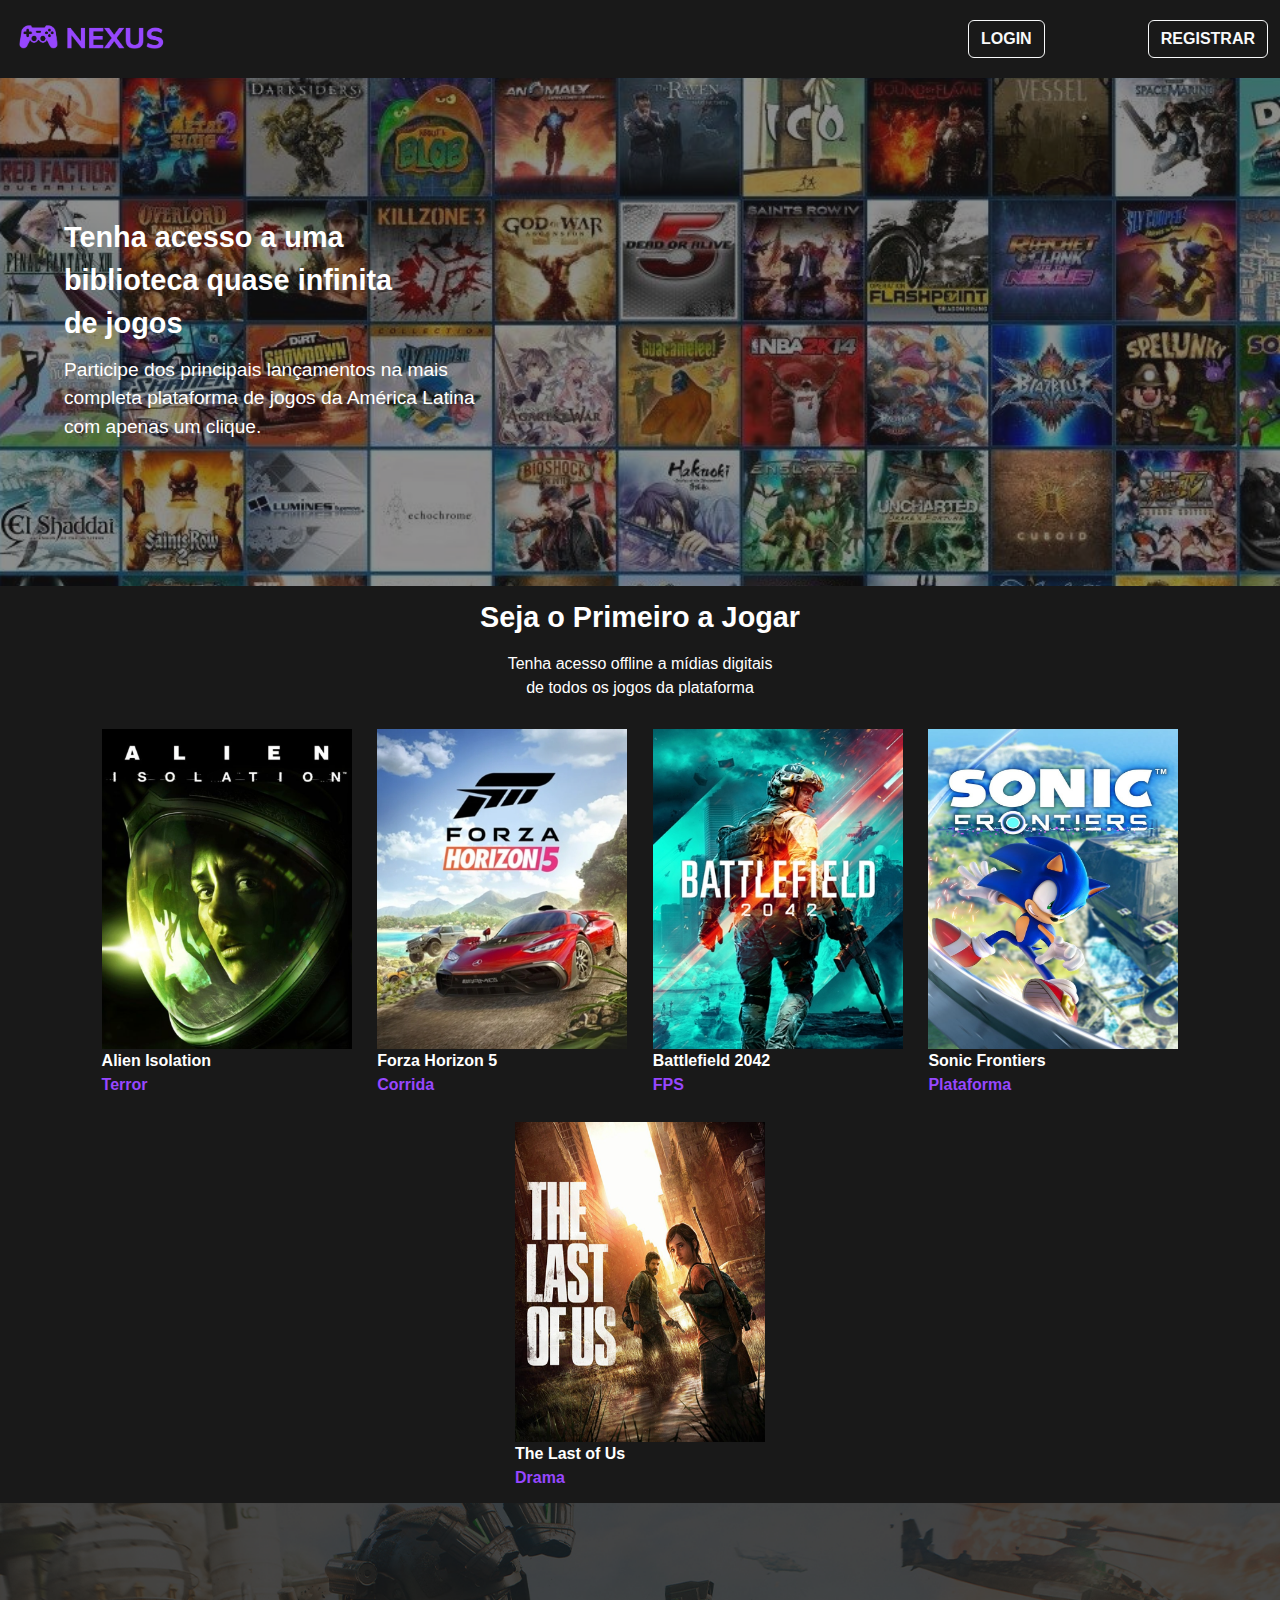
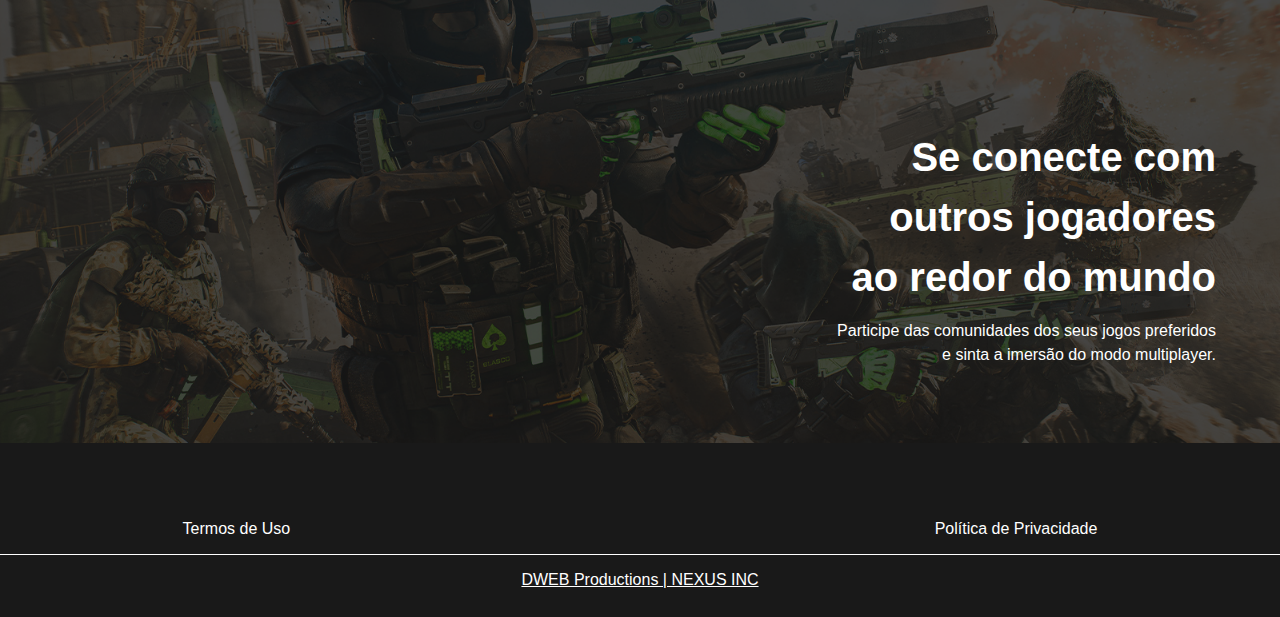
<file: index.html>
<!DOCTYPE html>
<html lang="pt">
<head>
    <meta charset="UTF-8">
    <meta name="viewport" content="width=device-width, initial-scale=1.0">
    <link rel="icon" type="image/x-icon" href="../assets/icone.ico">
    <link href="https://cdn.jsdelivr.net/npm/bootstrap@5.3.3/dist/css/bootstrap.min.css" rel="stylesheet" integrity="sha384-QWTKZyjpPEjISv5WaRU9OFeRpok6YctnYmDr5pNlyT2bRjXh0JMhjY6hW+ALEwIH" crossorigin="anonymous">
    <link href="../styles/index.css" rel="stylesheet" />
    <link href="../styles/login.css" rel="stylesheet" />
    <title>Nexus</title>
</head>
<body>
    <script src="https://cdn.jsdelivr.net/npm/bootstrap@5.3.3/dist/js/bootstrap.bundle.min.js" integrity="sha384-YvpcrYf0tY3lHB60NNkmXc5s9fDVZLESaAA55NDzOxhy9GkcIdslK1eN7N6jIeHz" crossorigin="anonymous"></script>
    <div class="container-fluid cabecalho">
        <img src="assets/promo/logotrans.png" class="logo">
        <div class="buttons_container">
            <a href="pages/login.html"><input type="button" class="btn btn-outline-light botao" value="LOGIN"></a>
            <a href="pages/registro.html"><input type="button" class="btn btn-outline-light botao" value="REGISTRAR"></a>
        </div>
    </div>
    <div class="apresentacao container-fluid">
        <p class="titulovan">
            Tenha acesso a uma <br>
            biblioteca quase infinita <br>
            de jogos
        </p>
        <p class="textoapre">
            Participe dos principais lançamentos na mais <br>
            completa plataforma de jogos da América Latina <br>
            com apenas um clique.
        </p>
    </div>
    <div class="vantagem">
        <p class="titulovan">Seja o Primeiro a Jogar</p>
        <p class="textovan">Tenha acesso offline a mídias digitais <br> de todos os jogos da plataforma</p>
    </div>
    <div class="jogos">
        <div class="jogo">
            <img src="assets/promo/alien.png" class="foto">
            <p class="nome">Alien Isolation</p>
            <p class="genero">Terror</p>
        </div>
        <div class="jogo">
            <img src="assets/promo/forza.png" class="foto">
            <p class="nome">Forza Horizon 5</p>
            <p class="genero">Corrida</p>
        </div>
        <div class="jogo">
            <img src="assets/promo/battle.png" class="foto">
            <p class="nome">Battlefield 2042</p>
            <p class="genero">FPS</p>
        </div>
        <div class="jogo">
            <img src="assets/promo/sonic.png" class="foto">
            <p class="nome">Sonic Frontiers</p>
            <p class="genero">Plataforma</p>
        </div>
        <div class="jogo">
            <img src="assets/promo/thelast.png" class="foto">
            <p class="nome">The Last of Us</p>
            <p class="genero">Drama</p>
        </div>
    </div>
    <div class="promo container-fluid">
        <p class="titulovan2">Se conecte com <br> 
            outros jogadores <br> 
            ao redor do mundo</p>
        <p class="textovan2">Participe das comunidades dos seus jogos preferidos<br> 
            e sinta a imersão do modo multiplayer.<br>
        </p>
    </div>
    <div class="esp">
        <footer>
            <div>
                <a class="direitos" href="">Termos de Uso</a>
                <a class="politica" href="">Política de Privacidade</a><br>
            </div>
            <div class="linha"></div>
            <a class="DWEB">DWEB Productions | NEXUS INC</a>
        </footer>
    </div>
</body>
</html>
</file>
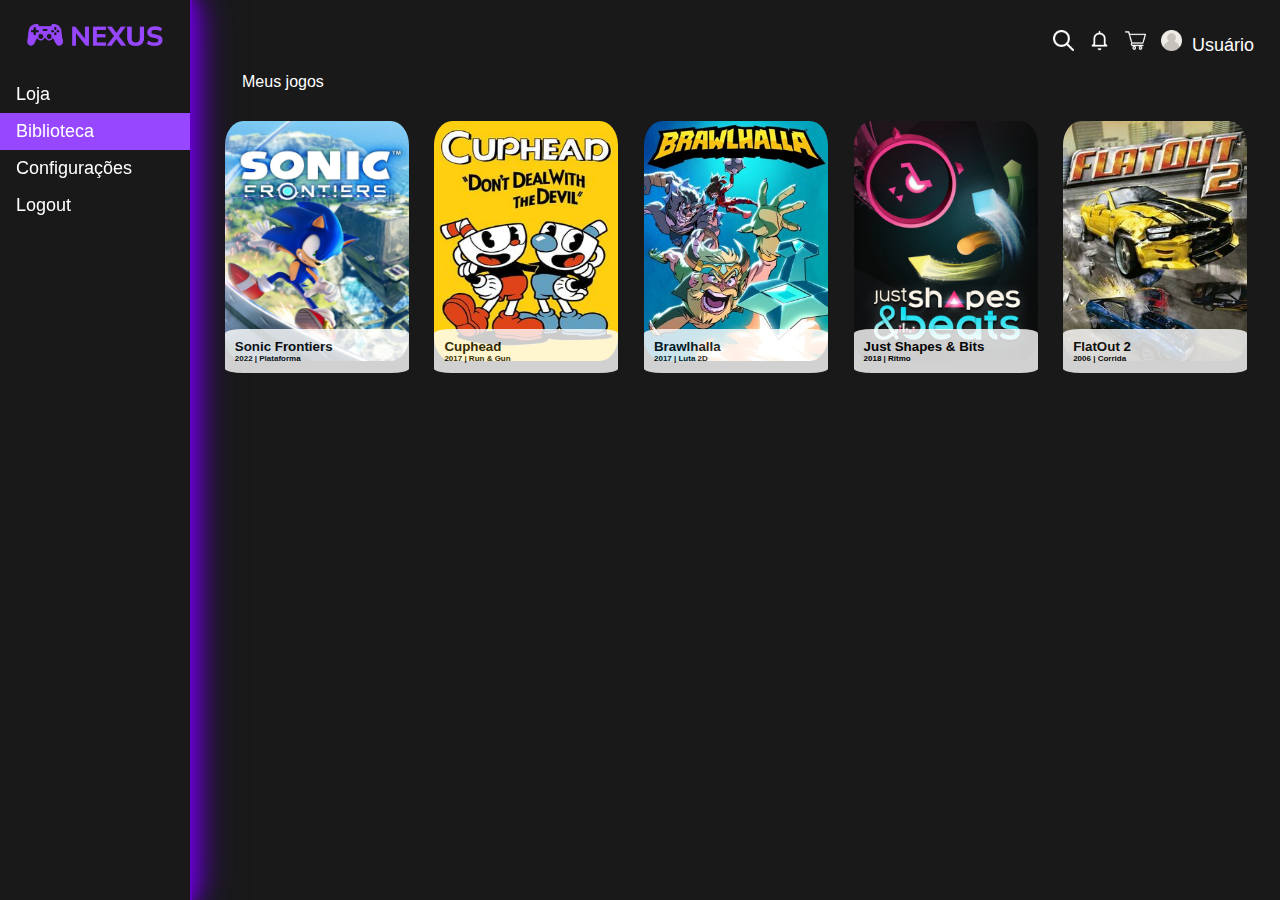
<file: pages/biblioteca.html>
<!DOCTYPE html>
<html lang="pt">
<head>
    <meta charset="UTF-8">
    <meta name="viewport" content="width=device-width, initial-scale=1.0">
    <link rel="icon" type="image/x-icon" href="../assets/icone.png">
    <link rel="stylesheet" href="../styles/biblioteca.css">
    <title>Nexus</title>
</head>
<body>
    <ul class="sidebar">
        <li><div class="divlogo">
            <img src="../assets/promo/logotrans.png" class="logo"></li>
        </div>
        <li><a href="home.html">Loja</a></li>
        <li><a class="active" href="biblioteca.html">Biblioteca</a></li>
        <li><a href="perfil.html">Configurações</a></li>
        <li><a href="../index.html">Logout</a></li>
    </ul>
    <div class="content">
        <div class="cabecalhogeral">
            <form >
                <input class="cabecalhogeral_image" type="image" src="../assets/promo/magniglass.png">
                <input class="cabecalhogeral_image" type="image" src="../assets/promo/bell.png">
                <input class="cabecalhogeral_image" type="image" src="../assets/promo/cart.png">
                <input class="cabecalhogeral_image" type="image" src="../assets/promo/user.png">
                <a href="perfil.html"><input class="usuario_botao" type="button" value="Usuário"></a>
            </form>
        </div>
        <p class="titulo">Meus jogos</p>
        <div class="jogos">
            <div class="jogo">
                <img src="../assets/promo/sonic.png" class="foto">
                <div class="descricao">
                    <p class="nome">Sonic Frontiers</p>
                    <p class="genero">2022 | Plataforma</p>
                </div>
            </div>
            <div class="jogo">
                <img src="../assets/promo/cuphead.png" class="foto">
                <div class="descricao">
                    <p class="nome">Cuphead</p>
                    <p class="genero">2017 | Run & Gun</p>
                </div>
            </div>
            <div class="jogo">
                <img src="../assets/promo/brawlhalla.png" class="foto">
                <div class="descricao">
                    <p class="nome">Brawlhalla</p>
                    <p class="genero">2017 | Luta 2D</p>
                </div>
            </div>
            <div class="jogo">
                <img src="../assets/promo/justshapes.png" class="foto">
                <div class="descricao">
                    <p class="nome">Just Shapes & Bits</p>
                    <p class="genero">2018 | Ritmo</p>
                </div>
            </div>
            <div class="jogo">
                <img src="../assets/promo/flatout2.png" class="foto">
                <div class="descricao">
                    <p class="nome">FlatOut 2</p>
                    <p class="genero">2006 | Corrida</p>
                </div>
            </div>
        </div>
    </div>
</body>
</html>
</file>
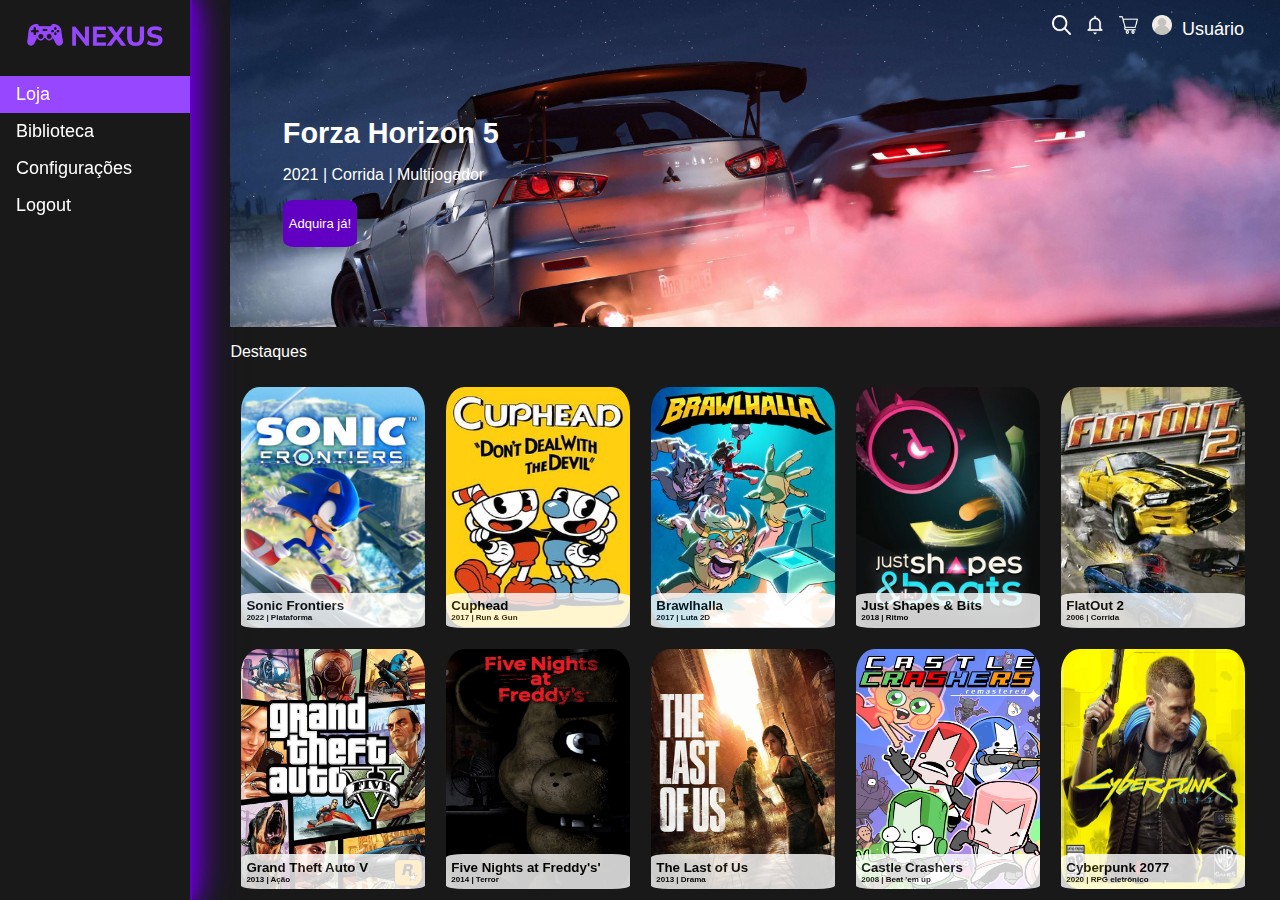
<file: pages/home.html>
<!DOCTYPE html>
<html lang="pt">
<head>
    <meta charset="UTF-8">
    <meta name="viewport" content="width=device-width, initial-scale=1.0">
    <link rel="icon" type="image/x-icon" href="../assets/icone.png">
    <link rel="stylesheet" href="../styles/home.css">
    <title>Nexus</title>
</head>
<body>
    <ul class="sidebar">
        <li><div class="divlogo">
            <img src="../assets/promo/logotrans.png" class="logo"></li>
        </div>
        <li><a class="active" href="home.html">Loja</a></li>
        <li><a href="biblioteca.html">Biblioteca</a></li>
        <li><a href="perfil.html">Configurações</a></li>
        <li><a href="../index.html">Logout</a></li>
    </ul>
    <div class="content">
        <div class="apresentacao">
            <div class="cabecalhogeral">
                <form class="menu">
                    <input class="cabecalhogeral_image" type="image" src="../assets/promo/magniglass.png">
                    <input class="cabecalhogeral_image" type="image" src="../assets/promo/bell.png">
                    <input class="cabecalhogeral_image" type="image" src="../assets/promo/cart.png">
                    <input class="cabecalhogeral_image" type="image" src="../assets/promo/user.png">
                    <a href="perfil.html"><input class="usuario_botao" type="button" value="Usuário"></a>
                </form>
            </div>
            <p class="titulovan">
                Forza Horizon 5
            </p>
            <p>
                2021 | Corrida | Multijogador
            </p>
            <a href="compra.html"><input type="button" class="adquira" value="Adquira já!"></a>
        </div>
        <p class="titulo"> Destaques </p>
        <div class="jogos">
            <div class="jogo">
                <img src="../assets/promo/sonic.png" class="foto">
                <div class="descricao">
                    <p class="nome">Sonic Frontiers</p>
                    <p class="genero">2022 | Plataforma</p>
                </div>
            </div>
            <div class="jogo">
                <img src="../assets/promo/cuphead.png" class="foto">
                <div class="descricao">
                    <p class="nome">Cuphead</p>
                    <p class="genero">2017 | Run & Gun</p>
                </div>
            </div>
            <div class="jogo">
                <img src="../assets/promo/brawlhalla.png" class="foto">
                <div class="descricao">
                    <p class="nome">Brawlhalla</p>
                    <p class="genero">2017 | Luta 2D</p>
                </div>
            </div>
            <div class="jogo">
                <img src="../assets/promo/justshapes.png" class="foto">
                <div class="descricao">
                    <p class="nome">Just Shapes & Bits</p>
                    <p class="genero">2018 | Ritmo</p>
                </div>
            </div>
            <div class="jogo">
                <img src="../assets/promo/flatout2.png" class="foto">
                <div class="descricao">
                    <p class="nome">FlatOut 2</p>
                    <p class="genero">2006 | Corrida</p>
                </div>
            </div>
            <div class="jogo">
                <img src="../assets/promo/gtav.png" class="foto">
                <div class="descricao">
                    <p class="nome">Grand Theft Auto V</p>
                    <p class="genero">2013 | Ação</p>
                </div>
            </div>
            <div class="jogo">
                <img src="../assets/promo/fnaf.png" class="foto">
                <div class="descricao">
                    <p class="nome">Five Nights at Freddy's'</p>
                    <p class="genero">2014 | Terror</p>
                </div>
            </div>
            <div class="jogo">
                <img src="../assets/promo/thelast.png" class="foto">
                <div class="descricao">
                    <p class="nome">The Last of Us</p>
                    <p class="genero">2013 | Drama</p>
                </div>
            </div>
            <div class="jogo">
                <img src="../assets/promo/castlecrashers.png" class="foto">
                <div class="descricao">
                    <p class="nome">Castle Crashers</p>
                    <p class="genero">2008 | Beat 'em up</p>
                </div>
            </div>
            <div class="jogo">
                <img src="../assets/promo/cyberpunk.png" class="foto">
                <div class="descricao">
                    <p class="nome">Cyberpunk 2077</p>
                    <p class="genero">2020 | RPG eletrônico</p>
                </div>
            </div>
        </div>
    </div>
</body>
</html>
</file>
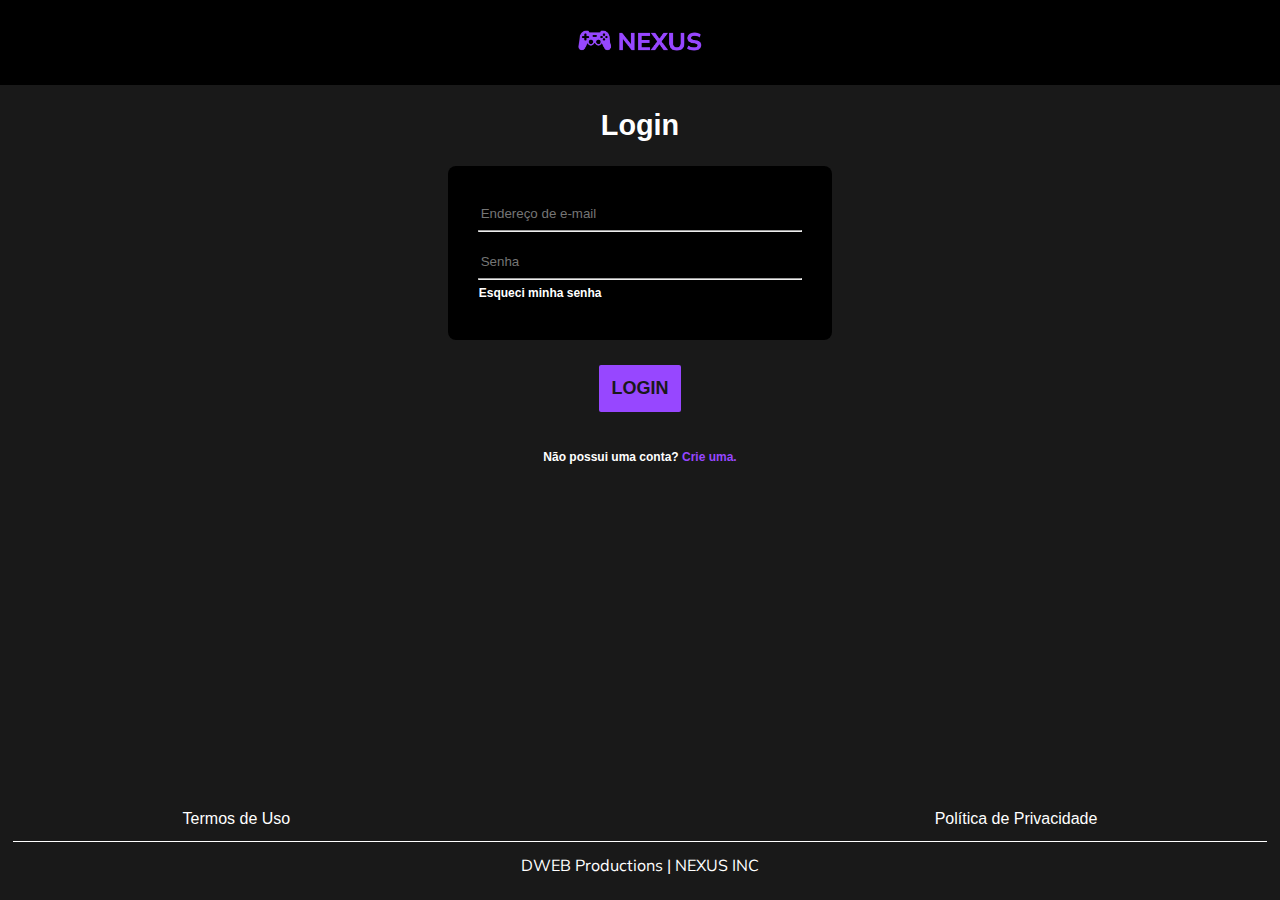
<file: pages/login.html>
<!DOCTYPE html>
<html lang="pt">
<head>
    <link href="https://fonts.googleapis.com/css?family=Mulish&display=swap" rel="stylesheet" />
    <link href="../styles/registro.css" rel="stylesheet" />
    <link href="../styles/login.css" rel="stylesheet" />
    <title>Login</title>
</head>
<body>
    <header>
        <img src="../assets/logo2.png" class="logo">
    </header>
    <div clas="container">
        <h2 class="titulo_registro">Login</h2>
        <form>
            <div class="quadro">
                <input class="campo" type="text" placeholder="Endereço de e-mail" name="email" id="email"/>
                <hr class ="linha1">
                <input class="campo" type="password" placeholder="Senha" name="senha" id="senha"/>
                <hr class ="linha2">
                <a class="esqueci" href="/index.html">Esqueci minha senha</a>
            </div>
            <a onclick="Verify()"><input class="botao_login" type="button" value="LOGIN"></a>
        </form>
        <div class="criarConta">
            <p class="criar">Não possui uma conta?</p>
            <a class="criarLink" href="registro.html">Crie uma.</a>
        </div>
    </div>
    
    <footer id="rod">
        <div class="rodape-tu">
            <a class="direitos" href="">Termos de Uso</a>
            <a class="politica" href="">Política de Privacidade</a><br>
        </div>
        <div class="linha3"></div>
        <a class="DWEB">DWEB Productions | NEXUS INC</a>
    </footer>
</body>
</html>

<script>
    function Verify(){
        var email = document.getElementById("email").value;
        var senha = document.getElementById("senha").value;
        if(email=="" || senha==""){
            alert("Nenhum campo pode estar vazio.");
            return;
        }
            
        fetch("Users.txt")
            .then((res) => res.text())
            .then((text) => {
                var lines = text.split('\n');
                for (var line = 0; line < lines.length; line++) {
                    const matches = lines[line].split('"');
                    if(matches[1]==email){
                        if(matches[3]==senha){
                            alert("Login realizado com sucesso!");
                            window.location.href = "home.html";
                            return;
                        }
                        else
                            break;
                    }
                }
                alert("E-mail ou senha inválidos.");
            })
            .catch((e) => console.error(e));
    }
</script>
</file>
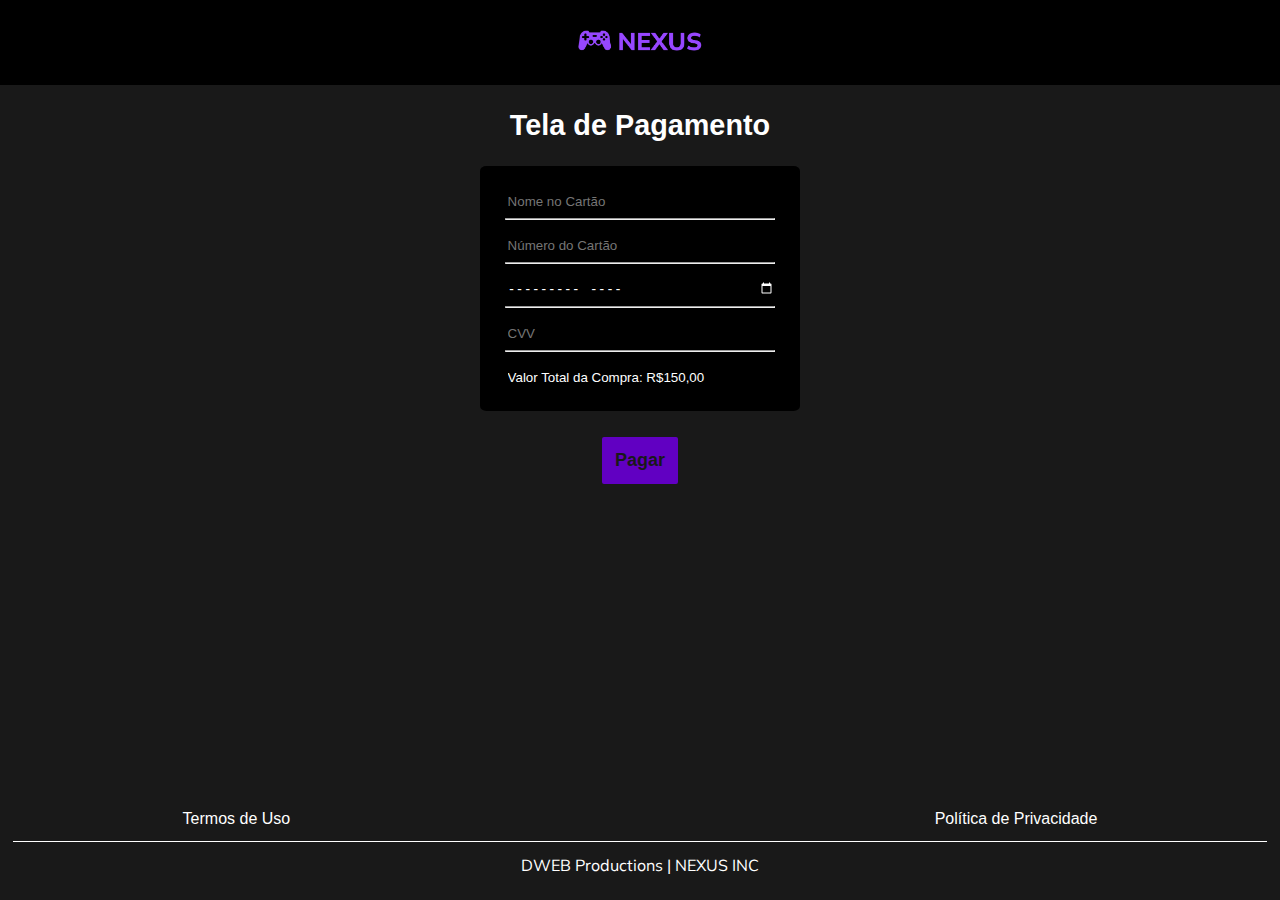
<file: pages/pagamento.html>
<!DOCTYPE html>
<html lang="pt">
<head>
    <link href="https://fonts.googleapis.com/css?family=Mulish&display=swap" rel="stylesheet" />
    <link href="../styles/pagamento.css" rel="stylesheet" />
    <title>Pagamento</title>
</head>
<body>
    <header>
        <img src="../assets/logo2.png" class="logo">
    </header>
    <div clas="container">
        <h2 class="titulo_pagamento">Tela de Pagamento</h2>
        <form class="pagform">
            <div class="quadro">
                <input class="campo" type="text" placeholder="Nome no Cartão" name="card-name" id="card-name" required/>
                <hr class ="linha1">
                <input class="campo" type="number" placeholder="Número do Cartão" name="card-number" id="card-number" required/>
                <hr class ="linha1">
                <input class="campo" type="month" placeholder="Data de Validade" name="expiry" id="expiry" required/>
                <hr class ="linha1">
                <input class="campo" type="number" placeholder="CVV" name="cvv" id="cvv" required/>
                <hr class ="linha1">
                <input class="campo" type="text" value="Valor Total da Compra: R$150,00" name="amount" id="amount" disabled/>
            </div>
            <a onclick="Verify()"><input class="botao_pagamento" type="button" value="Pagar"></a>
        </form>
    </div>

    <footer id="rod">
        <div class="rodape-tu">
            <a class="direitos" href="">Termos de Uso</a>
            <a class="politica" href="">Política de Privacidade</a><br>
        </div>
        <div class="linha3"></div>
        <a class="DWEB">DWEB Productions | NEXUS INC</a>
    </footer>
</body>
</html>

<script>
    function Verify(){
        var card_name = document.getElementById("card-name").value;
        var card_number = document.getElementById("card-number").value;
        var [expiryyear,expirymonth] = document.getElementById("expiry").value.split('-');
        var cvv = document.getElementById("cvv").value;
        const d = new Date();

        if(card_name=="" || card_number=="" || expiry=="" || cvv==""){
            alert("Nenhum campo pode estar vazio.");
            return;
        }
        if(card_name.length < 3){
            alert("Nome precisa ter pelo menos 3 letras.");
            return;
        }
        if(card_number.length != 16){
            alert("Número do cartão precisa ter 16 dígitos.");
            return;
        }
        if(expiryyear < d.getFullYear() || expirymonth < d.getMonth()){
            alert("Data informada expirada.");
            return;
        }
        if(cvv.length != 2){
            alert("CVV precisa ter dois dígitos.");
            return;
        }
        alert("Sua transação foi concluida com sucesso!");
        window.location.href = "biblioteca.html";
        return;
    }
</script>
</file>
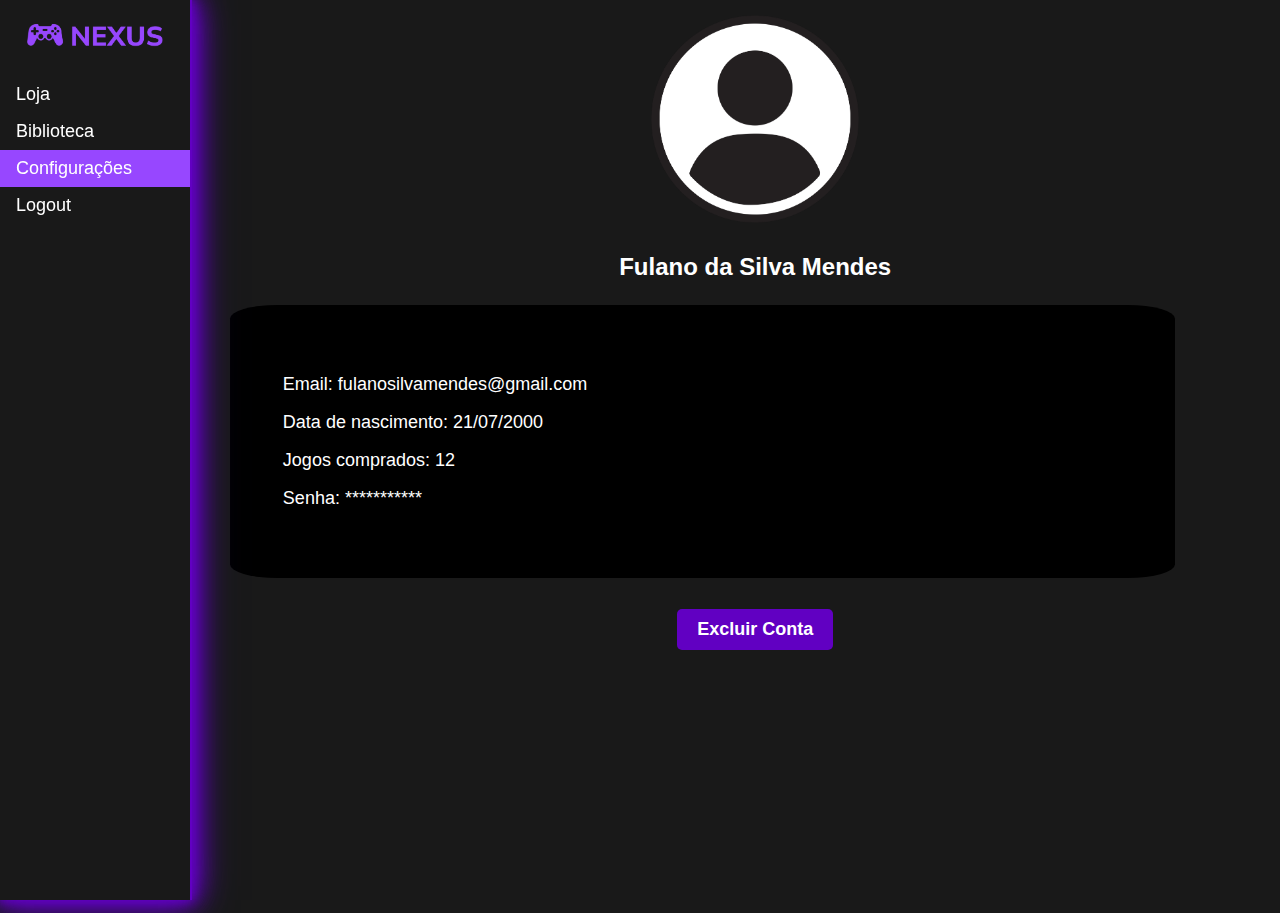
<file: pages/perfil.html>
<!DOCTYPE html>
<html lang="pt">
<head>
    <meta charset="UTF-8">
    <meta name="viewport" content="width=device-width, initial-scale=1.0">
    <link rel="icon" type="image/x-icon" href="../assets/icone.ico">
    <link rel="stylesheet" href="../styles/perfil.css">
    <title>Nexus</title>
</head>
<body>
    <ul class="sidebar">
        <li><div class="divlogo">
            <img src="../assets/promo/logotrans.png" class="logo"></li>
        </div>
        <li><a href="home.html">Loja</a></li>
        <li><a href="biblioteca.html">Biblioteca</a></li>
        <li><a class="active" href="perfil.html">Configurações</a></li>
        <li><a href="../index.html">Logout</a></li>
    </ul>
    <div class="content">
        <div clas="perfil">
            <img src="../assets/user.png" class="user">
            <p class="nome">Fulano da Silva Mendes</p>
        </div>

        <div class="quadro">
            <p class="dado">
                Email: fulanosilvamendes@gmail.com
            </p>
            <p class="dado">
                Data de nascimento: 21/07/2000
            </p>
            <p class="dado">
                Jogos comprados: 12
            </p>
            <p class="dado">
                Senha: ***********
            </p>
        </div>
        <a href="../index.html"><input type="button" class="btn" value="Excluir Conta"></a>
    </div>
</body>
</html>
</file>
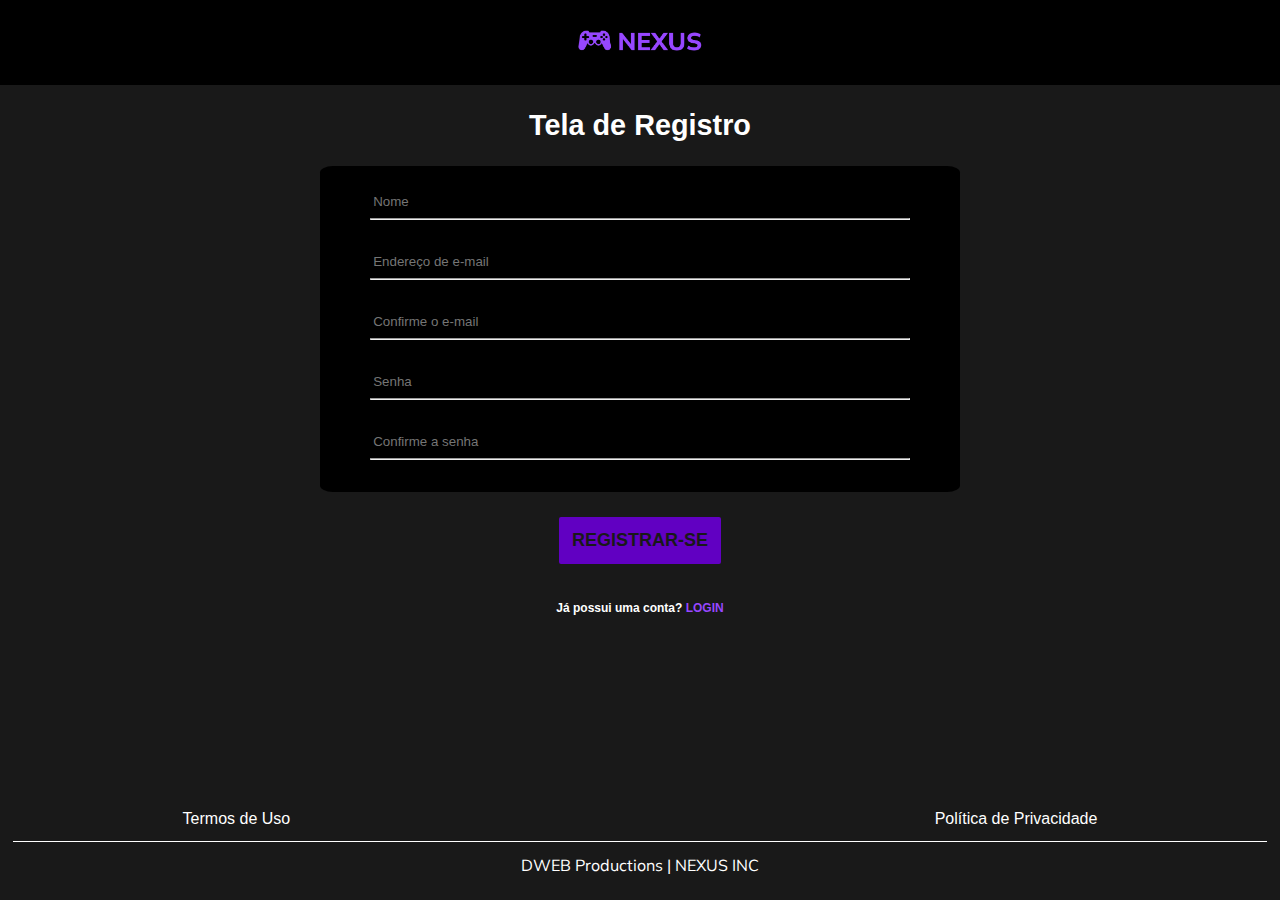
<file: pages/registro.html>
<!DOCTYPE html>
<html lang="pt">
<head>
    <link href="https://fonts.googleapis.com/css?family=Mulish&display=swap" rel="stylesheet" />
    <link href="../styles/registro.css" rel="stylesheet" />
    <title>Registro</title>
</head>
<body>
    <header>
        <img src="../assets/logo2.png" class="logo">
    </header>
    <div clas="container">
        <h2 class="titulo_registro">Tela de Registro</h2>
        <form>
            <div class="quadro">
                <input class="campo" type="text" placeholder="Nome" name="nome" id="nome"/>
                <hr class ="linha1">
                <input class="campo" type="text" placeholder="Endereço de e-mail" name="email" id="email"/>
                <hr class ="linha1">
                <input class="campo" type="text" placeholder="Confirme o e-mail" name="confemail" id="confemail"/>
                <hr class ="linha1">
                <input class="campo" type="password" placeholder="Senha" name="senha" id="senha"/>
                <hr class ="linha1">
                <input class="campo" type="password" placeholder="Confirme a senha" name="confsenha" id="confsenha"/>
                <hr class ="linha2">
            </div>
            <a onclick="Verify()"><input class="botao_registro" type="button" value="REGISTRAR-SE"></a>
        </form>
        <div class="criarConta">
            <p class="criar">Já possui uma conta?</p>
            <a class="criarLink" href="login.html">LOGIN</a>
        </div>
    </div>

    <footer id="rod">
        <div class="rodape-tu">
            <a class="direitos" href="">Termos de Uso</a>
            <a class="politica" href="">Política de Privacidade</a><br>
        </div>
        <div class="linha3"></div>
        <a class="DWEB">DWEB Productions | NEXUS INC</a>
    </footer>
</body>
</html>

<script>
    function Verify(){
        var nome = document.getElementById("nome").value
        var email = document.getElementById("email").value;
        var confemail = document.getElementById("confemail").value;
        var senha = document.getElementById("senha").value;
        var confsenha = document.getElementById("confsenha").value
        if(nome=="" || email=="" || confemail=="" || senha=="" || confsenha==""){
            alert("Nenhum campo pode estar vazio.");
            return;
        }
        if(nome.length < 3){
            alert("Nome precisa ter pelo menos 3 letras.");
            return;
        }
        if (!/^[a-zA-Z0-9._@]+$/.test(email)) {
            alert("E-mail contém caracteres inválidos.");
            return;
        }
        if (!email.includes("@")) {
            alert("E-mail precisa conter '@'.");
            return;
        }
        if (!email.includes(".")) {
            alert("E-mail precisa conter um '.' (ponto).");
            return;
        }
        if (email.startsWith("@") || email.endsWith("@")) {
            alert("E-mail não pode começar ou terminar com '@'.");
            return;
        }
        if (email.startsWith(".") || email.endsWith(".")) {
            alert("E-mail não pode começar ou terminar com um '.' (ponto).");
            return;
        }
        if (email.length < 5) {
            alert("E-mail muito curto.");
            return;
        }
        if (senha.length < 8 || senha.length > 16) {
            alert("Senha precisa ter entre 8 e 16 caracteres.");
            return;
        }
        if (!/[A-Z]/.test(senha)) {
            alert("Senha precisa ter pelo menos uma letra maiúscula.");
            return;
        }
        if (!/[a-z]/.test(senha)) {
            alert("Senha precisa ter pelo menos uma letra minúscula.");
            return;
        }
        if (!/[0-9]/.test(senha)) {
            alert("Senha precisa ter pelo menos um número.");
            return;
        }
        if (!/[\W_]/.test(senha)) {
            alert("Senha precisa ter pelo menos um caractere especial.");
            return;
        }
        if(email!=confemail || senha!=confsenha){
            alert("E-mail ou senha não coincidem.");
            return;
        }

        fetch("Users.txt")
            .then((res) => res.text())
            .then((text) => {
                var lines = text.split('\n');
                for (var line = 0; line < lines.length; line++) {
                    const matches = lines[line].split('"');
                    if(matches[1]==email){
                        alert("Este e-mail já existe.");
                        return;
                    }
                }
                alert("Conta criada com sucesso!");
                window.location.href = "login.html";
            })
            .catch((e) => console.error(e));
    }
</script>
</file>
<file: styles/index.css>
@import url('colors.css');

body {
    font-family:sans-serif;
    background-color:var(--dark);
    padding:0;
    color:white;
    text-align: center;
}
footer {
    padding-top:1%;
    left: 0;
    bottom: 0;
    width: 100%;
    text-align: center;
    background-color:var(--dark);
}

.cabecalho {
    display: flex;
    flex-wrap: wrap;
    justify-content: space-between;
    margin-top:20px;
    margin-bottom:20px;
}

.buttons_container {
    display: flex;
    flex-wrap: wrap;
    justify-content: space-between;
    width: 300px;
}

.botao {
    font-weight: bold;
    font-size:16px;
}

.logo {
    max-height: 35px;
    margin-left:0;
    text-align: left;
}

#rod {
    width: 100%;
    align-items: center;
    margin-bottom:0;
    height:10%;
}

.rodape-tu {
    width: 100%;
    margin-bottom: 0;
}

.direitos {
    width: 100%;
    text-align: right;
    color:white;
    margin-right: 50%;
}
.politica {
    color:white;
    width: 100%;
    text-align: left;
}

.DWEB {
    color: rgba(255,255,255,1);
    position: relative;
    font-weight: Regular;
    text-align: left;
    font-size: 1em;
}

.linha {
    height: 1px;
    background-color: white;
    margin-top:1%;
    margin-bottom:1%;
}

a:link { 
    text-decoration: none; 
} 
a:visited { 
    text-decoration: none; 
} 
a:hover { 
    text-decoration: none; 
} 
a:active { 
    text-decoration: none; 
}

.apresentacao {
    justify-content: center;
    padding-top:10%;
    padding-bottom:10%;
    text-align: left;
    height:20%;
    padding-left:5%;
    margin:0;
    background-image: url("../assets/promo/fundo1.png");
    background-size:100%;
    max-height:80%;
    background-repeat: no-repeat;
}

.titulovan {
    font-size:180%;
    font-weight: bold;
    margin-bottom:10px;
    margin-top:10px;
}

.textovan {
    margin-top:1%;
}

.textoapre {
    font-size:120%;
    color:white;
}

.titulovan2 {
    font-size:250%;
    font-weight: bold;
    margin-bottom:1%;
    margin-top:8%;
}

.textovan2 {
    margin-top:1%;
    margin-bottom:8%;
}

.promo {
    justify-content: center;
    padding-top:10%;
    padding-bottom:10%;
    text-align: right;
    height:80%;
    padding-right:5%;
    margin:0;
    background-image: url("/assets/promo/fundo2.png");
    background-size: 100%;
    max-height:80%;
    background-repeat: no-repeat;
}

.esp {
    margin:2%;
}

.jogos {
    width: 100%;
    vertical-align: center;
    align-items: center;
    display: flex;
    flex-direction: row;
    flex-wrap: wrap;
    justify-content: center;
}

.jogo {
    width:30%;
    max-width:250px;
    margin-bottom:1%;
    margin:1%;
}

.foto {
    width:100%;
    max-width:250px;
    height: 100%;
    height:320px;
}

.nome {
    font-weight: bold;
    text-align: left;
    margin:0;
}

.genero {
    font-weight: bold;
    margin:0;
    padding:0;
    text-align:left;
    color:var(--lightpurple)
}

@media (max-width: 800px){
    .jogos {
        flex-direction: column;
    }

    .jogo {
        width: 90%;
    }
    .divb {
        margin: auto;
        width: 100%;
        text-align: center;
    }

    .apresentacao {
        font-size: .8em;
    }    
}
</file>
<file: styles/login.css>
@import url('colors.css');

body {
    background-color: var(--dark);
    margin: 0;
    min-height: 100vh;
    position: relative;
    color:white;
}

.container {
    margin: 0 auto;
    display: flex;
    align-items: center;
    justify-content: center;
    height: auto;
}

.titulo_login {
    font-family:sans-serif;
    text-align: center;
    font-size: 220%;
    color:white;
}

form {
    text-align: center;
}

.campo {
    color:var(--dark);
    border:none;
    border-color: transparent;
    outline: none;
    font-size-adjust: inherit;
    background-color:transparent;
    color:white;
    margin-left: 8%;
    margin-right:8%;
    width:84%;
}

.botao_login {
    text-align:center;
    margin-top:3%;
    color:var(--dark);
    border-radius:2px;
    font-size:18px;
    font-weight:bold;
    padding: 1%;
    background-color: var(purple);
    color: white;
    border: none;
    cursor: pointer;
    margin:2%;
    width:auto;
    color:var(--dark);
}

.botao_login:hover {
    background-color: var(--lightpurple);
}

.quadro {
    padding-top: 3%;
    padding-bottom: 3%;
    text-align: justify;
    width: 30%;
    height:auto;
    margin: 0 auto;
    background-color: black;
    border-radius:8px;
}

.linha1 {
    width: 84%;
    margin-bottom: 5%;
}

.linha2 {
    width: 84%;
    margin-bottom: 1%;
}

.linha3 {
    height: 1px;
    background-color: white;
}

.esqueci {
    margin-top: 0;
    font-family: sans-serif;
    font-size:12px;
    font-weight: bold;
    text-decoration: none;
    color: white;
    margin-left:8%;
}

.criarConta {
    color:white;
    font-weight: bold;
    text-align: center;
    width:100%;
    font-family: sans-serif;
    font-size:12px;
    padding-bottom: 10%;
}

.criar {
    display: inline-block;
}

.criarLink {
    text-decoration:none;
    display: inline-block;
    color:var(--lightpurple);
}

footer {
    position: absolute;
    left: 0;
    bottom: 0;
    width: 100%;
    text-align: center;
}

header {
    margin: 0;
    left: 0;
    top: 0;
    width: 100%;
    background-color: black;
    text-align: center;
}

a:link {
    text-decoration: none; 
}
a:visited {
    text-decoration: none; 
}
a:hover {
    text-decoration: none; 
}
a:active {
    text-decoration: none; 
}

#rod {
    width: 100%;
    align-items: center;
    margin-bottom:0;
    height:10%;
}

.rodape-tu {
    width: 100%;
    margin-bottom: 0;
}

.direitos {
    width: 100%;
    text-align: center;
    color:white;
    margin-right: 50%;
}
.politica {
    color:white;
    width: 100%;
    text-align: center;
}

@media (max-width: 800px){
    .quadro {
        width: 80% !important;
        margin: auto;
        transition: .5s width ease;
    }
}

@media(max-width: 500px){
    .direitos {
        margin-right: 25%;
    }
}

@media(max-width: 400px){
    .direitos {
        margin: 30%;
    }
}

@media(max-width: 300px){
    .direitos {
        margin: 20%;
    }
}
</file>
<file: styles/biblioteca.css>
@import url("colors.css");

body, html {
    margin: 0;
    padding: 0;
    height: 100%;
    display: flex;
    color: white;
    background-color: var(--dark);
    font-family: sans-serif;
    width: 100%;
    box-sizing: border-box;
}

.sidebar {
    background-color: var(--dark);
    color: #fff;
    width: 15%;
    max-width: 250px;
    min-width: 150px;
    padding: 0;
    position: fixed;
    height: 100%;
    top: 0;
    left: 0;
    box-sizing: border-box;
}

.content {
    margin-left: 15%;
    padding: 20px;
    width: calc(100% - 15%);
    overflow-y: auto;
    box-sizing: border-box;
}

@media screen and (max-width: 1200px) {
    .sidebar {
        width: 20%;
        max-width: 200px;
    }

    .content {
        margin-left: 20%;
        width: calc(100% - 20%);
    }
}

@media screen and (max-width: 768px) {
    .sidebar {
        width: 25%;
        max-width: 180px;
    }

    .content {
        margin-left: 25%;
        width: calc(100% - 25%);
    }
}

@media screen and (max-width: 576px) {
    .sidebar {
        width: 100%;
        height: auto;
        position: relative;
        max-width: none;
    }

    .content {
        margin-left: 0;
        width: 100%;
    }
}

ul {
    font-size: large;
    width: 100%;
    margin: 0;
    list-style-type: none;
    padding: 0;
    max-width: 220px;
    position: fixed;
    height: 100%;
    overflow: auto;
    border: 2px solid #6100C2;
    box-shadow:
        0 0 10px #6100C2,
        0 0 20px #6100C2,
        0 0 30px #6100C2,
        0 0 40px #6100C2;
    border-left: 0;
    border-top: 0;
    border-bottom: 0;
}

li a {
    display: block;
    color: white;
    padding: 8px 16px;
    text-decoration: none;
}

li a.active {
    background-color: var(--lightpurple);
    color: white;
}

li a:hover:not(.active) {
    background-color: var(--purple);
    color: white;
}

.divlogo {
    text-align: center;
    margin-top: 10%;
    margin-bottom: 10%;
}

.logo {
    max-width: 150px;
    width: 100%;
}

.cabecalhogeral {
    margin-top: 10px;
    text-align: right;
}

.cabecalhogeral_image {
    min-width: 15px;
    min-height: 15px;
    width:2%;
    height:2%;
    max-width:25px;
    max-height: 25px;
    padding-left: 1%;
}

.usuario_botao {
    text-align: center;
    color: white;
    border: none;
    background: none;
    font-size: 18px;
}


.titulo {
    padding-left:30px;
}

.jogos {
    margin-top: 20px;
    width: 100%;
    display: flex;
    flex-direction: row;
    flex-wrap: wrap;
    justify-content: space-around;
}

.jogo {
    width:184px;
    max-width:250px;
    margin-bottom:1%;
    margin:1%;
}

.foto {
    width:100%;
    max-width:250px;
    height:240px;
    max-height: 320px;
    border-radius: 10%;
}

.descricao {
    background-color: white;
    opacity: 80%;
    margin-top: -20%;
    border-radius: 10%;
    color: #000;
    font-size: smaller;
    padding: 10px;
    box-sizing: border-box;
}

.nome {
    font-weight: bold;
    text-align: left;
    margin: 0;
}

.genero {
    font-weight: bold;
    margin: 0;
    padding: 0;
    text-align: left;
    font-size: 60%;
}
</file>
<file: styles/home.css>
@import url("colors.css");

body, html {
    margin: 0;
    padding: 0;
    height: 100%;
    display: flex;
    color: white;
    background-color: var(--dark);
    font-family: sans-serif;
    width: 100%;
    box-sizing: border-box;
}

.sidebar {
    background-color: var(--dark);
    color: #fff;
    width: 15%;
    max-width: 250px;
    min-width: 150px;
    padding: 0;
    position: fixed;
    height: 100%;
    top: 0;
    left: 0;
    box-sizing: border-box;
}

.content {
    margin-left: 15%;
    padding-left:3%;
    width: calc(100% - 15%);
    overflow-y: auto;
    height: 100vh;
    box-sizing: border-box;
}

@media screen and (max-width: 1200px) {
    .sidebar {
        width: 20%;
        max-width: 200px;
    }

    .content {
        margin-left: 20%;
        width: calc(100% - 20%);
    }
}

@media screen and (max-width: 768px) {
    .sidebar {
        width: 25%;
        max-width: 180px;
    }

    .content {
        margin-left: 25%;
        width: calc(100% - 25%);
    }
}

@media screen and (max-width: 576px) {
    .sidebar {
        width: 100%;
        height: auto;
        position: relative;
        max-width: none;
    }

    .content {
        margin-left: 0;
        width: 100%;
    }
}

ul {
    font-size:large;
    width: 100%;
    margin: 0;
    list-style-type: none;
    padding: 0;
    max-width: 220px;
    position: fixed;
    height: 100%;
    overflow: auto;
    border: 2px solid #6100C2;
    box-shadow:
        0 0 10px #6100C2,
        0 0 20px #6100C2,
        0 0 30px #6100C2,
        0 0 40px #6100C2;
    border-left: 0;
    border-top: 0;
    border-bottom: 0;
}

li a {
    display: block;
    color: white;
    padding: 8px 16px;
    text-decoration: none;
}

li a.active {
    background-color: var(--lightpurple);
    color: white;
}

li a:hover:not(.active) {
    background-color: var(--purple);
    color: white;
}

.divlogo {
    text-align: center;
    margin-top: 10%;
    margin-bottom: 10%;
}

.logo {
    max-width: 150px;
    width: 100%;
}

.apresentacao {
    justify-content: center;
    padding-top:10%;
    padding-bottom:10%;
    text-align: left;
    height:20%;
    padding-left:5%;
    margin:0;
    background-image: url("../assets/promo/forza5.png");
    background-size:100%;
    background-position: center;
    max-height:13%;
    background-repeat: no-repeat;
}

.titulovan {
    font-size:180%;
    font-weight: bold;
    margin-bottom:1%;
    margin-top: 10%;
}

.textovan {
    margin-top:1%;
}

.textoapre {
    font-size:120%;
    color:white;
}

.adquira {
    text-align: center;
    max-width: 10%;
    height: 40%;
    background-color: var(--purple);
    color: white;
    border: 1px solid;
    border-radius: 15%;
    border-style: none;
    font-size: small;
}

adquira:hover {
    background-color: var(--lightpurple);
}

.cabecalhogeral {
    margin-top: -9%;
    padding-right:3%;
    text-align: right;
    max-height: 2%;
}

.cabecalhogeral_image {
    min-width: 15px;
    min-height: 15px;
    width:2%;
    height:2%;
    max-width:25px;
    max-height: 25px;
    padding-left: 1%;
}

.usuario_botao {
    text-align: center;
    color: white;
    border: none;
    background: none;
    font-size: 18px;
    margin-bottom:0;
}

.jogos {
    width: 100%;
    vertical-align: center;
    align-items: center;
    display: flex;
    flex-direction: row;
    flex-wrap: wrap;
}

.jogo {
    width:184px;
    max-width:250px;
    margin-bottom:1%;
    margin:1%;
}

.foto {
    width:100%;
    max-width:250px;
    height:240px;
    max-height: 320px;
    border-radius: 10%;
}

.descricao {
    background-color: white;
    opacity: 80%;
    margin-top: -21%;
    border-radius: 10%;
    color: #000;
    font-size: smaller;
    padding: 3%;
}

.nome {
    font-weight: bold;
    text-align: left;
    margin:0;
}

.genero {
    font-weight: bold;
    margin:0;
    padding:0;
    text-align:left;
    font-size: 60%;
}

.content {
    margin-top:0;
}
</file>
<file: styles/registro.css>
@import url('colors.css');

body {
    background-color: var(--dark);
    margin: 0;
    min-height: 100vh;
    position: relative;
    color:white;
    font-family:sans-serif;
}

.container {
    margin: 0 auto;
    display: flex;
    align-items: center;
    justify-content: center;
    height: 100%;
}

.titulo_registro {
    font-family:sans-serif;
    text-align: center;
    font-size: 180%;
    color:white;
}

form {
    text-align: center;
}

.campo {
    color:var(--dark);
    border:none;
    border-color: transparent;
    outline: none;
    font-size-adjust: inherit;
    background-color:transparent;
    color:white;
    margin-left: 8%;
    margin-right:8%;
    width:84%;
}

.txtbtn {
    margin:0;
    color:var(--dark);
}

.botao_login {
    margin-top:3%;
    color:var(--dark);
    border-radius:1px;
    font-size:18px;
    font-weight:bold;
    padding: 0.6% 0.5%;
    background-color: var(--lightpurple);
    color: white;
    border: none;
    cursor: pointer;
}

.quadro {
    padding-top: 2%;
    padding-bottom: 2%;
    text-align: justify;
    width: 50%;
    height:auto;
    margin: 0 auto;
    background-color: black;
    border-radius:2%;
}

.linha1 {
    width: 84%;
    margin-bottom: 5%;
}

.linha2 {
    width: 84%;
    margin-bottom: 1%;
}

.linha3 {
    height: 1px;
    background-color: white;
    margin: 1%;
}

.esqueci {
    margin-top: 0;
    font-family: sans-serif;
    font-size:5%;
    font-weight: bold;
    text-decoration: none;
    color: white;
    margin-left:8%;
}

.criarConta {
    color:white;
    font-weight: bold;
    text-align: center;
    width:100%;
    font-family: sans-serif;
    font-size:12px;
    padding-bottom: 50px;
}

.criar {
    display: inline-block;
}

.criarLink {
    text-decoration:none;
    display: inline-block;
    color:var(--lightpurple);
}

footer {
    position: absolute;
    left: 0;
    bottom: 0;
    width: 100%;
    text-align: center;
}

header {
    margin: 0;
    left: 0;
    top: 0;
    width: 100%;
    background-color: black;
    text-align: center;
}

.logo {
    max-height: 30px;
    padding: 2%;
}

.DWEB {
    color: rgba(255,255,255,1);
    position: relative;
    font-family: Mulish;
    font-weight: Regular;
    text-align: left;
    font-size: 1em;
}

a:link { 
    text-decoration: none; 
} 
a:visited { 
    text-decoration: none; 
} 
a:hover { 
    text-decoration: none; 
} 
a:active { 
    text-decoration: none; 
}

#rod {
    width: 100%;
    align-items: center;
    margin-bottom: 0;
    height: 10%;
}

.rodape-tu {
    width: 100%;
    margin-bottom: 0;
}

.direitos {
    width: 100%;
    text-align: right;
    color:white;
    margin-right: 50%;
}
.politica {
    color:white;
    width: 100%;
    text-align: left;
}

footer {
    position: absolute;
    bottom:0%;
    width: 100%;
}

.direitos {
    width: 100%;
    text-align: center;
    color:white;
    margin-right: 50%;
}
.politica {
    color:white;
    width: 100%;
    text-align: center;
}

.botao_registro {
    text-align:center;
    margin-top:3%;
    color:var(--dark);
    border-radius:2px;
    font-size:18px;
    font-weight:bold;
    padding: 1%;
    background-color: var(--purple);
    border: none;
    cursor: pointer;
    margin:2%;
    width:auto;
    color:var(--dark);
}

.botao_registro:hover {
    background-color: var(--lightpurple);
}

@media (max-width: 800px){
    .quadro {
        width: 80% !important;
        margin: auto;
    } 
}

@media(max-width: 500px){
    .direitos {
        margin-right: 25%;
    }
}

@media(max-width: 400px){
    .direitos {
        margin: 30%;
    }
}

@media(max-width: 300px){
    .direitos {
        margin: 20%;
    }
}
</file>
<file: styles/pagamento.css>
@import url('colors.css');

body {
    background-color: var(--dark);
    margin: 0;
    min-height: 100vh;
    position: relative;
    color:white;
    font-family:sans-serif;
}

.container {
    margin: 0 auto;
    display: flex;
    align-items: center;
    justify-content: center;
    height: 100%;
}

.titulo_pagamento {
    font-family:sans-serif;
    text-align: center;
    font-size: 180%;
    color:white;
}

form {
    text-align: center;
}

input {
    color-scheme: dark;
}

.campo {
    color:var(--dark);
    border:none;
    border-color: transparent;
    outline: none;
    background-color:transparent;
    color:white;
    margin-left: 8%;
    margin-right:8%;
    width:84%;
}

.quadro {
    padding-top: 2%;
    padding-bottom: 2%;
    text-align: justify;
    width: 25%;
    height:auto;
    margin: 0 auto;
    background-color: black;
    border-radius:2%;
}

.linha1 {
    width: 84%;
    margin-bottom: 5%;
}

.linha3 {
    height: 1px;
    background-color: white;
    margin: 1%;
}

footer {
    position: absolute;
    left: 0;
    bottom: 0;
    width: 100%;
    text-align: center;
}

header {
    margin: 0;
    left: 0;
    top: 0;
    width: 100%;
    background-color: black;
    text-align: center;
}

.logo {
    max-height: 30px;
    padding: 2%;
}

.DWEB {
    color: rgba(255,255,255,1);
    position: relative;
    font-family: Mulish;
    font-weight: Regular;
    text-align: left;
    font-size: 1em;
}

a:link { 
    text-decoration: none; 
} 
a:visited { 
    text-decoration: none; 
} 
a:hover { 
    text-decoration: none; 
} 
a:active { 
    text-decoration: none; 
}

#rod {
    width: 100%;
    align-items: center;
    margin-bottom: 0;
    height: 10%;
}

.rodape-tu {
    width: 100%;
    margin-bottom: 0;
}

.direitos {
    width: 100%;
    text-align: right;
    color:white;
    margin-right: 50%;
}
.politica {
    color:white;
    width: 100%;
    text-align: left;
}

footer {
    position: absolute;
    bottom:0%;
    width: 100%;
}

.direitos {
    width: 100%;
    text-align: center;
    color:white;
    margin-right: 50%;
}
.politica {
    color:white;
    width: 100%;
    text-align: center;
}

.botao_pagamento, button {
    text-align:center;
    margin-top:3%;
    color:var(--dark);
    border-radius:2px;
    font-size:18px;
    font-weight:bold;
    padding: 1%;
    background-color: var(--purple);
    border: none;
    cursor: pointer;
    margin:2%;
    width:auto;
    color:var(--dark);
}

.botao_pagamento:hover {
    background-color: var(--lightpurple);
}

.pagform {
    padding-bottom: 50px;
}

@media (max-width: 800px){
    .quadro {
        width: 80% !important;
        margin: auto;
    } 
}

@media(max-width: 500px){
    .direitos {
        margin-right: 25%;
    }
}

@media(max-width: 400px){
    .direitos {
        margin: 30%;
    }
}

@media(max-width: 300px){
    .direitos {
        margin: 20%;
    }
}
</file>
<file: styles/perfil.css>
@import url("colors.css");

body, html {
    margin: 0;
    padding: 0;
    height: 100%;
    display: flex;
    color: white;
    background-color: var(--dark);
    font-family: sans-serif;
    width: 100%;
    box-sizing: border-box;
}

.sidebar {
    background-color: var(--dark);
    color: #fff;
    width: 15%;
    max-width: 250px;
    min-width: 150px;
    padding: 0;
    position: fixed;
    height: 100%;
    top: 0;
    left: 0;
    box-sizing: border-box;
}

.content {
    margin-top:1%;
    text-align: center;
    margin-left: 15%;
    padding-left:3%;
    width: calc(100% - 15%);
    overflow-y: auto;
    height: 100vh;
    box-sizing: border-box;
}

@media screen and (max-width: 1200px) {
    .sidebar {
        width: 20%;
        max-width: 200px;
    }

    .content {
        margin-left: 20%;
        width: calc(100% - 20%);
    }
}

@media screen and (max-width: 768px) {
    .sidebar {
        width: 25%;
        max-width: 180px;
    }

    .content {
        margin-left: 25%;
        width: calc(100% - 25%);
    }
}

@media screen and (max-width: 576px) {
    .sidebar {
        width: 100%;
        height: auto;
        position: relative;
        max-width: none;
    }

    .content {
        margin-left: 0;
        width: 100%;
    }
}

ul {
    font-size:large;
    width: 100%;
    margin: 0;
    list-style-type: none;
    padding: 0;
    max-width: 220px;
    position: fixed;
    height: 100%;
    overflow: auto;
    border: 2px solid #6100C2;
    box-shadow:
        0 0 10px #6100C2,
        0 0 20px #6100C2,
        0 0 30px #6100C2,
        0 0 40px #6100C2;
    border-left: 0;
    border-top: 0;
    border-bottom: 0;
}

li a {
    display: block;
    color: white;
    padding: 8px 16px;
    text-decoration: none;
}

li a.active {
    background-color: var(--lightpurple);
    color: white;
}

li a:hover:not(.active) {
    background-color: var(--purple);
    color: white;
}

.divlogo {
    text-align: center;
    margin-top: 10%;
    margin-bottom: 10%;
}

.logo {
    max-width: 150px;
    width: 100%;
}

.user {
    width:100%;
    max-width: 350px;
}

.nome {
    font-weight:bold;
    font-size:x-large;
}

.quadro {
    background-color: black;
    border-radius:5%;
    padding:5%;
    text-align: left;
    width: 80%;
}

.dado {
    font-size:large;
    margin-top:2%;
    margin-bottom:2%;
}

.btn {
    margin-top:3%;
    color:var(--dark);
    border-radius:1px;
    font-size:18px;
    font-weight:bold;
    padding: 10px 20px;
    background-color: var(--purple);
    color: white;
    border: none;
    cursor: pointer;
    border-radius:5px;
}
</file>
